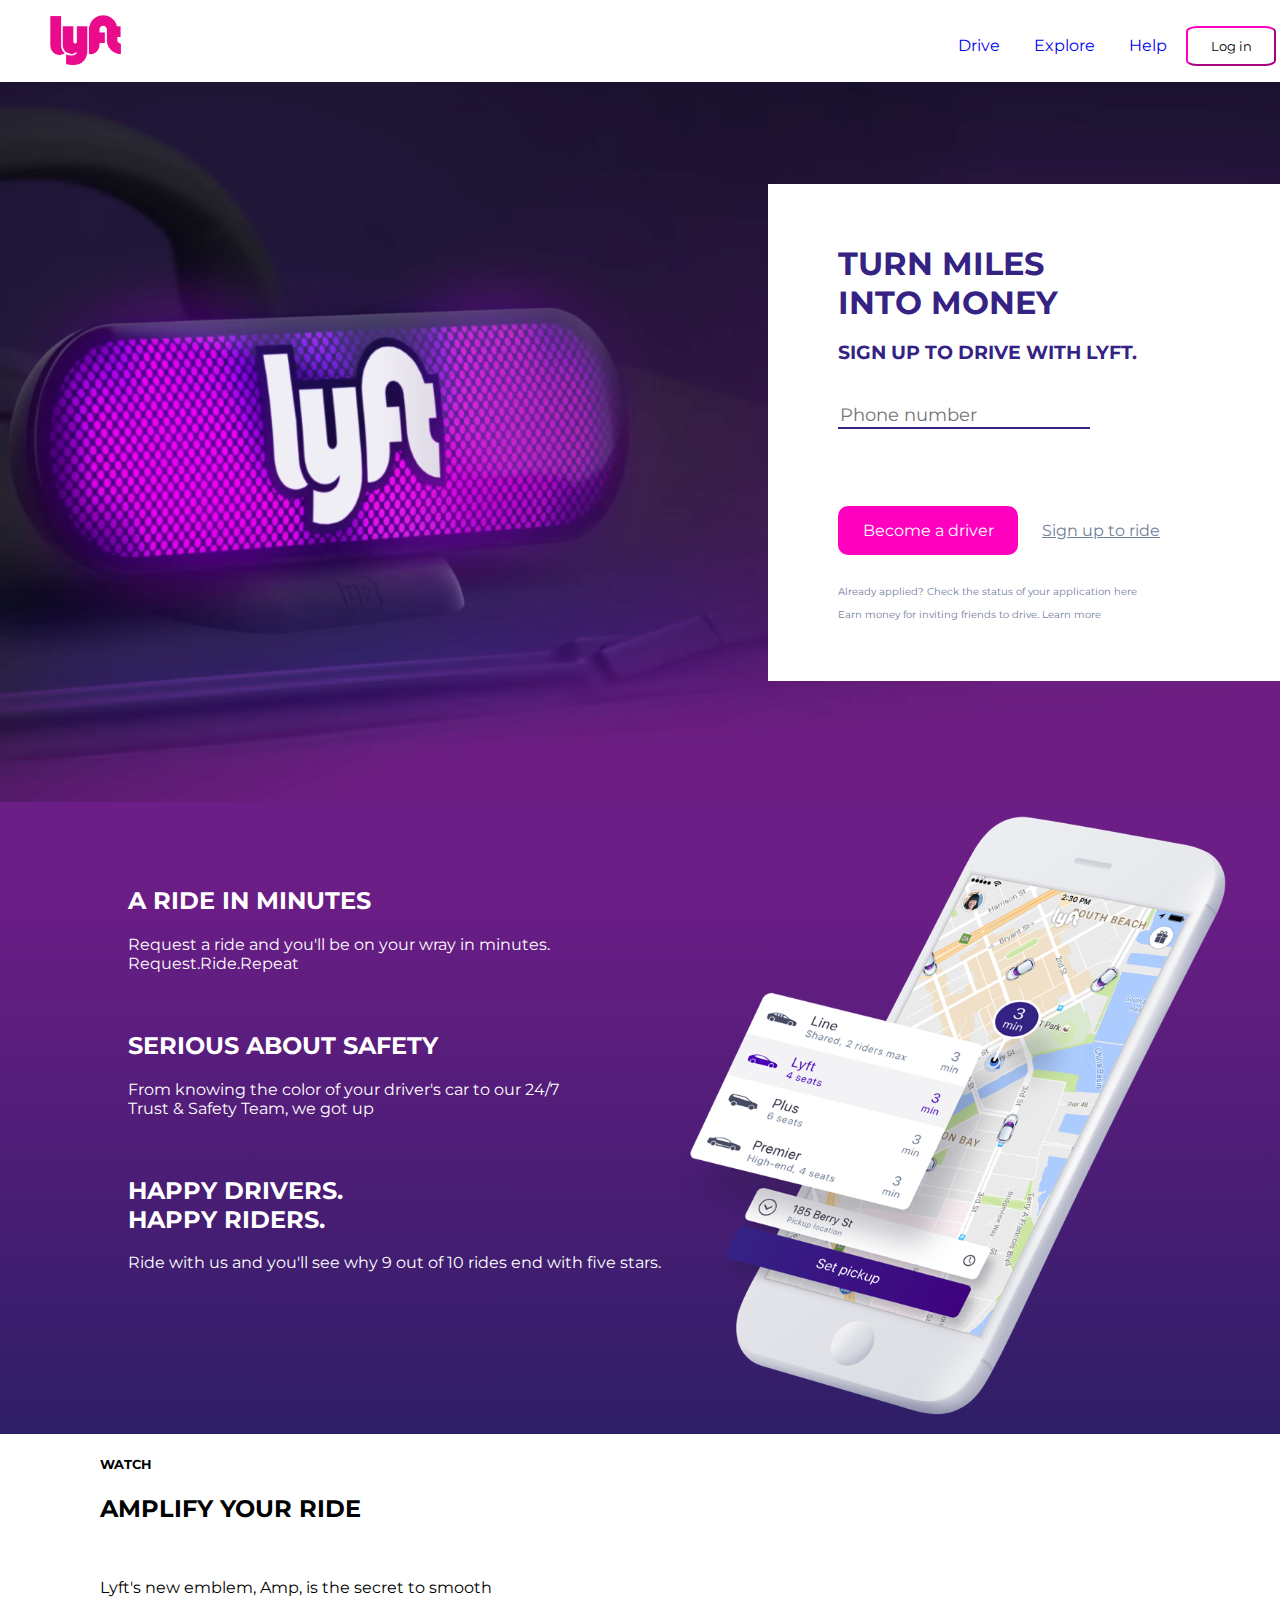
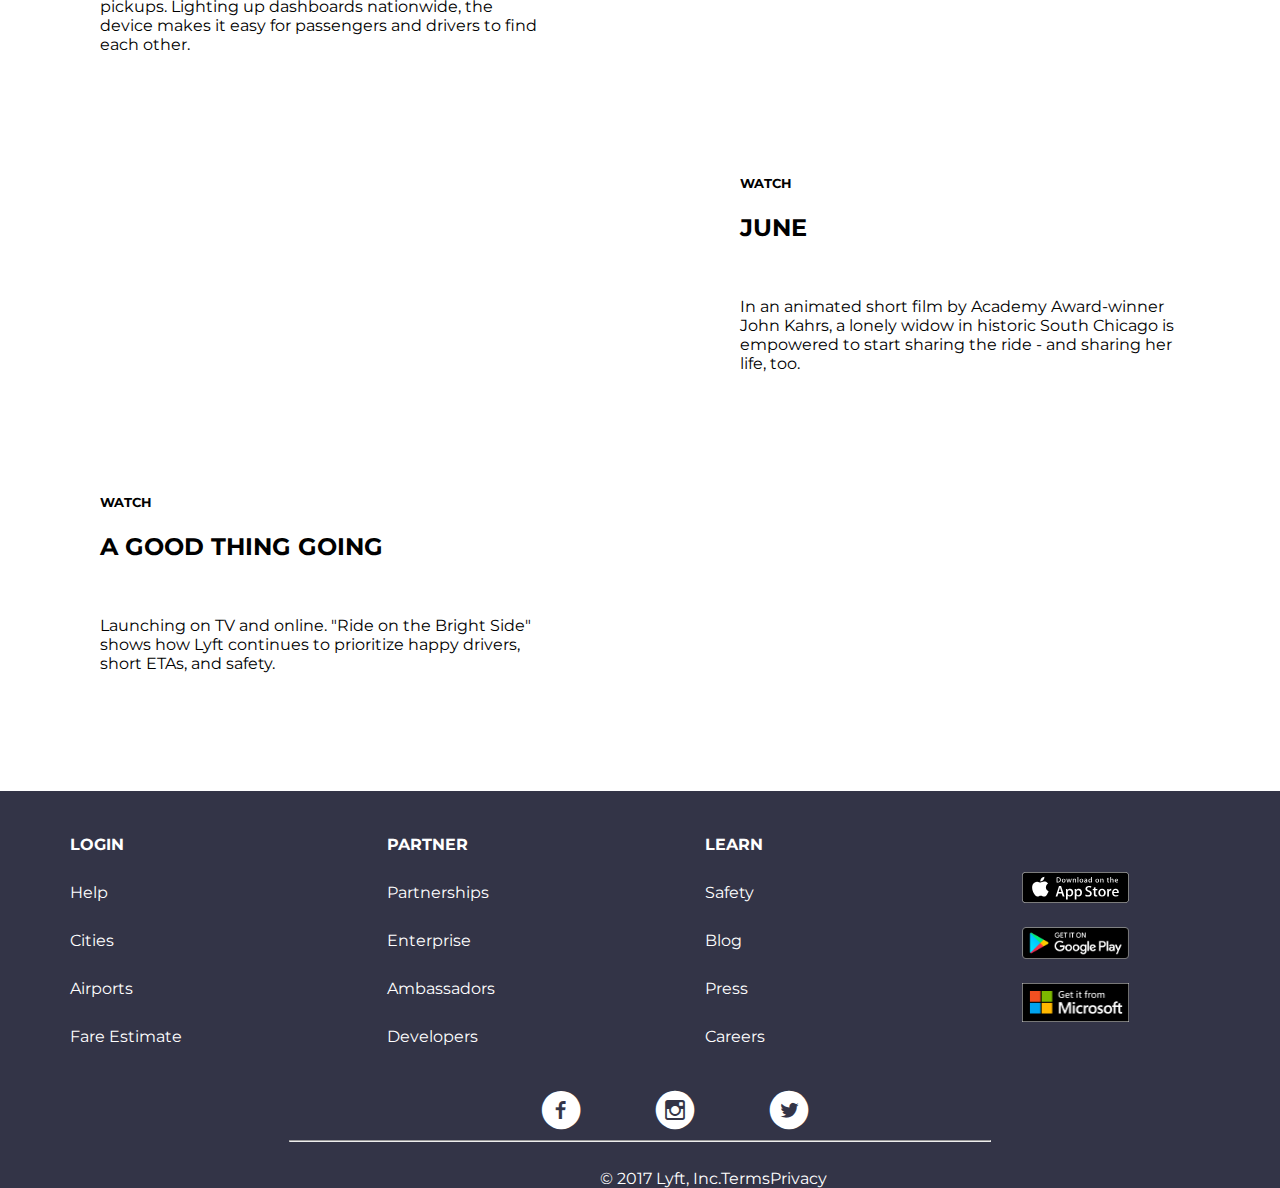
<file: index.html>
<!DOCTYPE html>
<html lang="en">
<head>
	<meta charset="UTF-8">
	<title>A ride whenever you need one - Lyft</title>
	<link rel="icon" href="assets/img/lyft.ico">
	<link rel="stylesheet" type="text/css" href="assets/css/main.css">
	<link href="https://fonts.googleapis.com/css?family=Montserrat" rel="stylesheet">
	<link rel="stylesheet" href="assets/fonts/style.css">
</head>
<body>
<nav id="navigation">
		<img class="logowhite" src="assets/img/logo-white.png" alt="logowhite">
		<img class="logopink" src="assets/img/logo-pink.png" alt="logopink">
	<div class="nav-right">
	<ul class="menu">
			<li class="nav-option"><a href="#">Drive</a></li>
			<li class="nav-option"><a href="#">Explore</a></li>
			<li class="nav-option"><a href="#">Help</a></li>
			<li><button class="btn" id="login">Log in</button></li>
			<li><button class="btn" id="signup">Sign up</button></li>
	</ul>
	</div>
</nav>
<header>
	<video class="video-form" src="assets/img/hero-video.mp4" autoplay loop></video>
	<div class="form-container">
		<form>
			<h1>TURN MILES<br>INTO MONEY</h1>
			<h3>SIGN UP TO DRIVE WITH LYFT.</h3>
			<input type="tel" placeholder="Phone number" id="input-number" class="view-form"><br>
			<input type="text" placeholder="Name" class="view-form display-n" id="input-name"><br>
			<input type="mail" placeholder="Email" class="view-form display-n" id="input-email"><br>
			<input type="text" placeholder="City" class="view-form display-n" id="input-city"><br>
			<button type="button" class="btn-form" class="view-form display-n" id="validarForm">Become a driver</button>
			<a href="#" class="ride">Sign up to ride</a>
			<div class="text-form">
				<p>Already applied? Check the status of your application <a href="#">here</a></p>
				<p>Earn money for inviting friends to drive. <a href="#">Learn more</a></p>
			</div>
		</form>
	</div>
	<div class="under-form">
		<div class="txt-underform">
			<h2>A RIDE IN MINUTES</h2>
			<span>Request a ride and you'll be on your wray in minutes.<br>Request.Ride.Repeat</span><br><br><br>
			<h2>SERIOUS ABOUT SAFETY</h2>
			<span>From knowing the color of your driver's car to our 24/7<br>Trust & Safety Team, we got up</span><br><br><br>
			<h2>HAPPY DRIVERS.<br>HAPPY RIDERS.</h2>
			<span>Ride with us and you'll see why 9 out of 10 rides end with five stars.</span>
		</div>
		<div class="img-phone">
		<img src="assets/img/phone.png" alt="phone">
		</div>
	</div>
</header>
<section class="video-container">
	<div class="txt-video">
		<h5>WATCH</h5>
		<h2>AMPLIFY YOUR RIDE</h2>
		<br>
		<p>Lyft's new emblem, Amp, is the secret to smooth pickups. Lighting up dashboards nationwide, the device makes it easy for passengers and drivers to find each other.</p>
	</div>
	<div class="video right">
		<iframe iframe width="560" height="315" src="https://www.youtube.com/embed/fLSmUWOYpKw?ecver=1" frameborder="0" allowfullscreen></iframe>
	</div>
</section>
<section class="video-container">
	<div class="txt-video right">
		<h5>WATCH</h5>
		<h2>JUNE</h2>
		<br>
		<p>In an animated short film by Academy Award-winner John Kahrs, a lonely widow in historic South Chicago is empowered to start sharing the ride - and sharing her life, too.</p>
	</div>
	<div class="video left">
		<iframe iframe width="560" height="315" src="https://www.youtube.com/embed/v8nyGzOLsdw?ecver=1" frameborder="0" allowfullscreen></iframe>
	</div>
</section>
<section class="video-container">
	<div class="txt-video">
		<h5>WATCH</h5>
		<h2>A GOOD THING GOING</h2>
		<br>
		<p>Launching on TV and online. "Ride on the Bright Side" shows how Lyft continues to prioritize happy drivers, short ETAs, and safety.</p>
	</div>
	<div class="video right">
		<iframe iframe width="560" height="315" src="https://www.youtube.com/embed/xj2VWLV0xCU?ecver=1" frameborder="0" allowfullscreen></iframe>
	</div>
</section>
<footer class="footer">
	<ul class="col-1">
		<li><a class="title" href="#"><strong>LOGIN</strong></a></li>
		<li><a href="#">Help</a></li>
		<li><a href="#">Cities</a></li>
		<li><a href="#">Airports</a></li>
		<li><a href="#">Fare Estimate</a></li>
	</ul>
	<ul class="col-2">
		<li><a class="title" href="#"><strong>PARTNER</strong></a></li>
		<li><a href="#">Partnerships</a></li>
		<li><a href="#">Enterprise</a></li>
		<li><a href="#">Ambassadors</a></li>
		<li><a href="#">Developers</a></li>
	</ul>
	<ul class="col-3">
		<li><a class="title" href="#"><strong>LEARN</strong></a></li>
		<li><a href="#">Safety</a></li>
		<li><a href="#">Blog</a></li>
		<li><a href="#">Press</a></li>
		<li><a href="#">Careers</a></li>
	</ul>
	<ul class="col-4">
		<li><img src="assets/img/apple-store.svg" alt="apple"></li>
		<li><img src="assets/img/google-play.png" alt="apple"></li>
		<li><img src="assets/img/microsoft.png" alt="apple"></li>
	</ul>
	<div class="social">
		<i class="icon-facebook-with-circle"></i>
		<i class="icon-instagram-with-circle"></i>
		<i class="icon-twitter-with-circle"></i>
	</div>
	<hr>
	<br>
	<span>© 2017 Lyft, Inc.TermsPrivacy</span>
</footer>
	<script type="text/javascript" src="assets/js/app.js"></script>
</body>
</html>
</file>
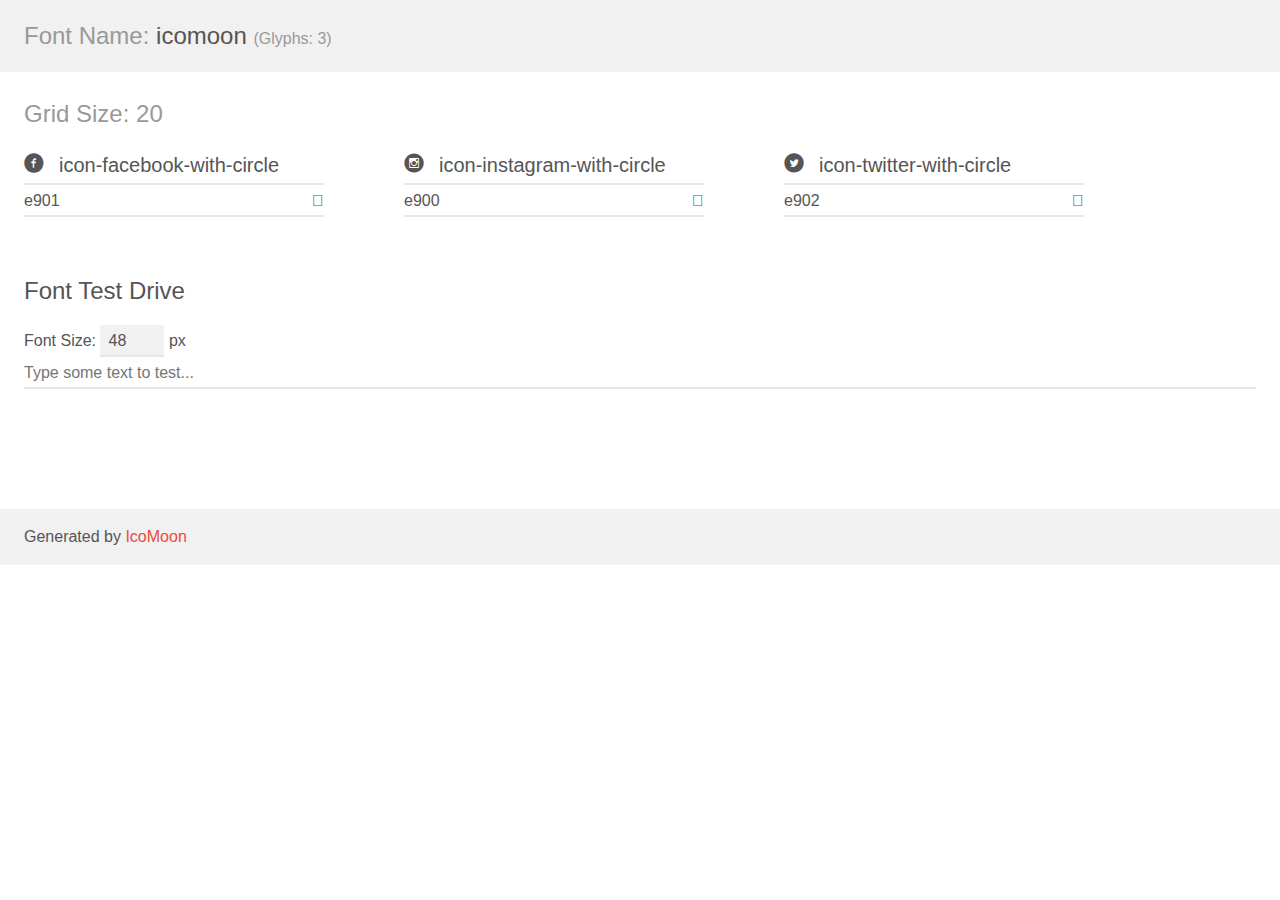
<file: assets/fonts/demo.html>
<!doctype html>
<html>
<head>
    <meta charset="utf-8">
    <title>IcoMoon Demo</title>
    <meta name="description" content="An Icon Font Generated By IcoMoon.io">
    <meta name="viewport" content="width=device-width, initial-scale=1">
    <link rel="stylesheet" href="demo-files/demo.css">
    <link rel="stylesheet" href="style.css"></head>
<body>
    <div class="bgc1 clearfix">
        <h1 class="mhmm mvm"><span class="fgc1">Font Name:</span> icomoon <small class="fgc1">(Glyphs:&nbsp;3)</small></h1>
    </div>
    <div class="clearfix mhl ptl">
        <h1 class="mvm mtn fgc1">Grid Size: 20</h1>
        <div class="glyph fs1">
            <div class="clearfix bshadow0 pbs">
                <span class="icon-facebook-with-circle">
                
                </span>
                <span class="mls"> icon-facebook-with-circle</span>
            </div>
            <fieldset class="fs0 size1of1 clearfix hidden-false">
                <input type="text" readonly value="e901" class="unit size1of2" />
                <input type="text" maxlength="1" readonly value="&#xe901;" class="unitRight size1of2 talign-right" />
            </fieldset>
            <div class="fs0 bshadow0 clearfix hidden-true">
                <span class="unit pvs fgc1">liga: </span>
                <input type="text" readonly value="" class="liga unitRight" />
            </div>
        </div>
        <div class="glyph fs1">
            <div class="clearfix bshadow0 pbs">
                <span class="icon-instagram-with-circle">
                
                </span>
                <span class="mls"> icon-instagram-with-circle</span>
            </div>
            <fieldset class="fs0 size1of1 clearfix hidden-false">
                <input type="text" readonly value="e900" class="unit size1of2" />
                <input type="text" maxlength="1" readonly value="&#xe900;" class="unitRight size1of2 talign-right" />
            </fieldset>
            <div class="fs0 bshadow0 clearfix hidden-true">
                <span class="unit pvs fgc1">liga: </span>
                <input type="text" readonly value="" class="liga unitRight" />
            </div>
        </div>
        <div class="glyph fs1">
            <div class="clearfix bshadow0 pbs">
                <span class="icon-twitter-with-circle">
                
                </span>
                <span class="mls"> icon-twitter-with-circle</span>
            </div>
            <fieldset class="fs0 size1of1 clearfix hidden-false">
                <input type="text" readonly value="e902" class="unit size1of2" />
                <input type="text" maxlength="1" readonly value="&#xe902;" class="unitRight size1of2 talign-right" />
            </fieldset>
            <div class="fs0 bshadow0 clearfix hidden-true">
                <span class="unit pvs fgc1">liga: </span>
                <input type="text" readonly value="" class="liga unitRight" />
            </div>
        </div>
    </div>

    <!--[if gt IE 8]><!-->
    <div class="mhl clearfix mbl">
        <h1>Font Test Drive</h1>
        <label>
            Font Size: <input id="fontSize" type="number" class="textbox0 mbm"
            min="8" value="48" />
            px
        </label>
        <input id="testText" type="text" class="phl size1of1 mvl"
        placeholder="Type some text to test..." value=""/>
        <div id="testDrive" class="icon-">&nbsp;
        </div>
    </div>
    <!--<![endif]-->
    <div class="bgc1 clearfix">
        <p class="mhl">Generated by <a href="https://icomoon.io/app">IcoMoon</a></p>
    </div>

    <script src="demo-files/demo.js"></script>
</body>
</html>
</file>
<file: assets/css/main.css>
*{
	font-family: 'Montserrat', sans-serif;
}
body{
	margin: 0 auto;
	width: 100%;
}
.display-n{
	display: none;
}
/* NAV */
#navigation{
	overflow: hidden;
	background-color: rgba(255,255,255,0.5);
	/*position: fixed;*/
}
.nav-right{
	float: right;
}
.nav-right li{
	list-style: none;
	display: inline-block;
	margin-top: 10px;
}
.nav-right a{
	text-decoration: none;
	padding: 15px;
}
.logowhite{
	height: 50px;
	margin-left: 50px;
	margin-top: 15px;
	display: none;
}
.logopink{
	height: 50px;
	margin-left: 50px;
	margin-top: 15px;
}
.btn{
	background-color: rgba(112, 0, 255, 0);
	border-radius: 13%;
	width: 90px;
	height: 40px;
}
#login{
	border-color: #ff00bf;
}
#signup{
	display: none;
	border-color: #ff00bf;
}
/* HEADER */
.video-form{
	position: relative;
	width: 100%;
	height: 16.5%;
	float: left;
}
.form-container{
	position: absolute;
	float: right;
	width: 40%;
	left: 60%;
	margin-top: 8%;
	background-color: white;
	padding-bottom: 50px;
}
.form-container h1, 
.form-container h3{
	color: #352384;
	margin-left: 70px;
}
.form-container h1{
	margin-top: 60px;
	margin-bottom: 0;
}
.form-container .btn-form{
	background-color: #ff00bf;
	color: white;
	border-radius: 10px;
	border: 0;
	padding: 15px;
	display: inline-block;
	width: 180px;
	font-size: 1rem;
	margin-left: 70px;
	cursor: pointer;	
}
.form-container a ,p{
	color: #728099;
}
.form-container .text-form{
	font-size: 10px;
	margin-left: 70px;
	margin-top: 30px;
}
.form-container .text-form a{
	text-decoration: none;
}
.form-container input{
	margin: 20px 0 20px 0;
	border: none;
	outline: none;
	border-bottom: 2px solid #352384;
	font-size: 18px;
	margin-left: 70px;
}
.form-container .ride{
	margin-left: 20px;
}
.under-form{
	bottom: 5px;
	background-image: linear-gradient(to bottom, #76278f, #6b1d86 60%, #2e1e67);
	/*width: 100%;
	height: 16.5%;*/
}
.txt-underform{
	display: inline-block;
	/*height: 750px;*/
	margin-left: 10%;
	padding-top: 5%;
	/*padding-bottom: 25%;*/
	color: white;
	float: left;
}
.txt-underform span{
	color: white;
	font-size: 1rem;
}
.img-phone{
	display: inline-block;
	z-index: 2;
	left: 90%;
	top: 10px;
}
.img-phone img{
	width: 600px;
}
/* VIDEO */
.video-container{
	position: relative;
	overflow: hidden;
}
.txt-video{
	display: inline-block;
	width: 50%;
	height: 315px;
}
.txt-video h5,
.txt-video h2, 
.txt-video p{
	margin-left: 100px;
	margin-right: 100px;
	color: black;
}
.video{
	display: inline-block;
	width: 50%;
}
.right{
	float: right;
}
.left{
	float: left;
}
iframe{
	width: 100%;
}
/*FOOTER*/
.footer{
	bottom: 0;
	width: 100%;
	height: 100%;
	position: relative;
	background-color: #333447;
}
.col-1, .col-2, .col-3, .col-4{
	display: inline-block;
	margin: 30px;
	width: calc(100%/6);
}
.footer ul{
	list-style: none;
}

.footer li a{
	text-decoration: none;
	color: white;
	line-height: 3;
}

.footer li a:hover{
	color: #ff00bf;
}

.footer li .title:hover{
	color: white;
	text-decoration: underline;
}
.col-4 img{
	width: 50%;
	margin-bottom: 20px;
}
.social i{
	display: inline-block;
	color: white;
	margin-left: 70px;
	font-size: 40px;
}
.social{
	text-align: center;
}
.footer hr{
	display: block;
	width: 700px;
}
.footer span{
	margin-left: 600px;
	color: white;
	margin-top: 50px;
}
</file>
<file: assets/fonts/style.css>
@font-face {
  font-family: 'icomoon';
  src:  url('fonts/icomoon.eot?rlu8l');
  src:  url('fonts/icomoon.eot?rlu8l#iefix') format('embedded-opentype'),
    url('fonts/icomoon.ttf?rlu8l') format('truetype'),
    url('fonts/icomoon.woff?rlu8l') format('woff'),
    url('fonts/icomoon.svg?rlu8l#icomoon') format('svg');
  font-weight: normal;
  font-style: normal;
}

[class^="icon-"], [class*=" icon-"] {
  /* use !important to prevent issues with browser extensions that change fonts */
  font-family: 'icomoon' !important;
  speak: none;
  font-style: normal;
  font-weight: normal;
  font-variant: normal;
  text-transform: none;
  line-height: 1;

  /* Better Font Rendering =========== */
  -webkit-font-smoothing: antialiased;
  -moz-osx-font-smoothing: grayscale;
}

.icon-facebook-with-circle:before {
  content: "\e901";
}
.icon-instagram-with-circle:before {
  content: "\e900";
}
.icon-twitter-with-circle:before {
  content: "\e902";
}
</file>
<file: assets/fonts/demo-files/demo.css>
body {
  padding: 0;
  margin: 0;
  font-family: sans-serif;
  font-size: 1em;
  line-height: 1.5;
  color: #555;
  background: #fff;
}
h1 {
  font-size: 1.5em;
  font-weight: normal;
}
small {
  font-size: .66666667em;
}
a {
  color: #e74c3c;
  text-decoration: none;
}
a:hover, a:focus {
  box-shadow: 0 1px #e74c3c;
}
.bshadow0, input {
  box-shadow: inset 0 -2px #e7e7e7;
}
input:hover {
  box-shadow: inset 0 -2px #ccc;
}
input, fieldset {
  font-family: sans-serif;
  font-size: 1em;
  margin: 0;
  padding: 0;
  border: 0;
}
input {
  color: inherit;
  line-height: 1.5;
  height: 1.5em;
  padding: .25em 0;
}
input:focus {
  outline: none;
  box-shadow: inset 0 -2px #449fdb;
}
.glyph {
  font-size: 16px;
  width: 15em;
  padding-bottom: 1em;
  margin-right: 4em;
  margin-bottom: 1em;
  float: left;
  overflow: hidden;
}
.liga {
  width: 80%;
  width: calc(100% - 2.5em);
}
.talign-right {
  text-align: right;
}
.talign-center {
  text-align: center;
}
.bgc1 {
  background: #f1f1f1;
}
.fgc1 {
  color: #999;
}
.fgc0 {
  color: #000;
}
p {
  margin-top: 1em;
  margin-bottom: 1em;
}
.mvm {
  margin-top: .75em;
  margin-bottom: .75em;
}
.mtn {
  margin-top: 0;
}
.mtl, .mal {
  margin-top: 1.5em;
}
.mbl, .mal {
  margin-bottom: 1.5em;
}
.mal, .mhl {
  margin-left: 1.5em;
  margin-right: 1.5em;
}
.mhmm {
  margin-left: 1em;
  margin-right: 1em;
}
.mls {
  margin-left: .25em;
}
.ptl {
  padding-top: 1.5em;
}
.pbs, .pvs {
  padding-bottom: .25em;
}
.pvs, .pts {
  padding-top: .25em;
}
.unit {
  float: left;
}
.unitRight {
  float: right;
}
.size1of2 {
  width: 50%;
}
.size1of1 {
  width: 100%;
}
.clearfix:before, .clearfix:after {
  content: " ";
  display: table;
}
.clearfix:after {
  clear: both;
}
.hidden-true {
  display: none;
}
.textbox0 {
  width: 3em;
  background: #f1f1f1;
  padding: .25em .5em;
  line-height: 1.5;
  height: 1.5em;
}
#testDrive {
  display: block;
  padding-top: 24px;
  line-height: 1.5;
}
.fs0 {
  font-size: 16px;
}
.fs1 {
  font-size: 20px;
}
</file>
